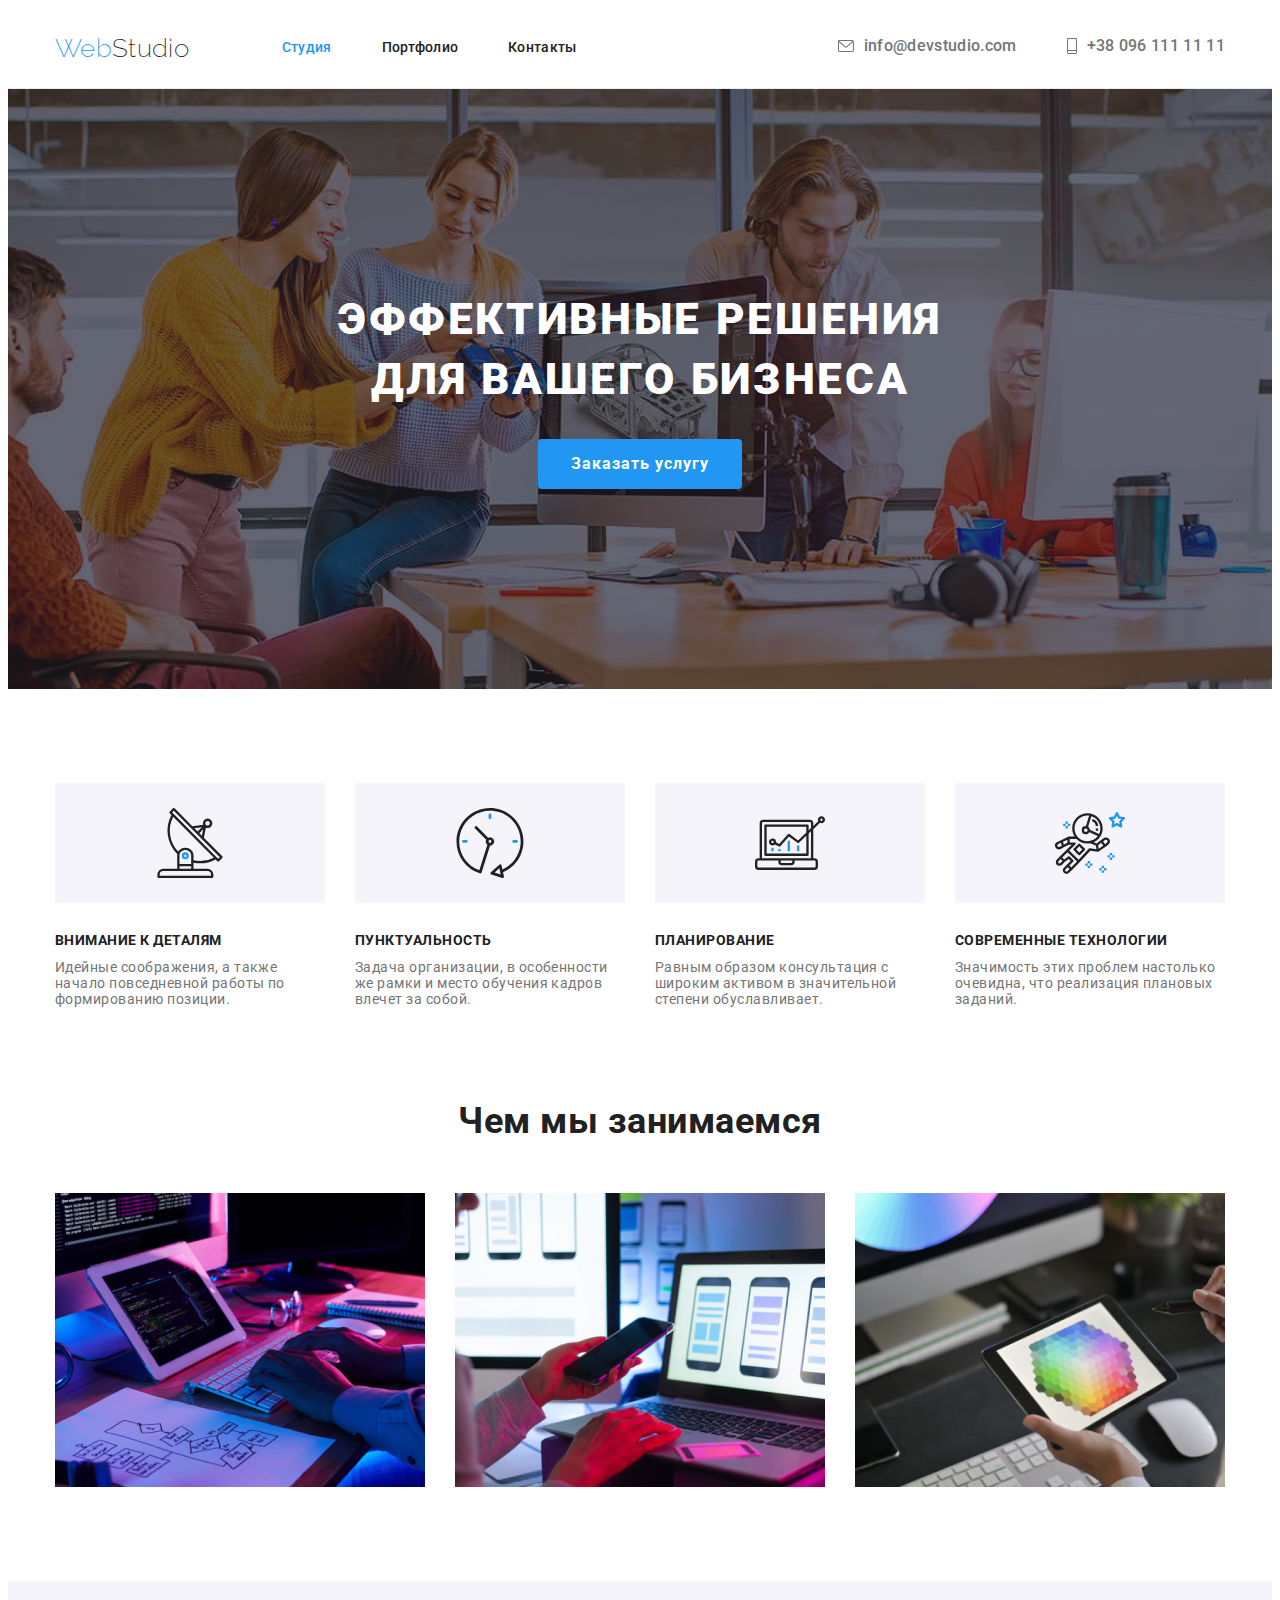
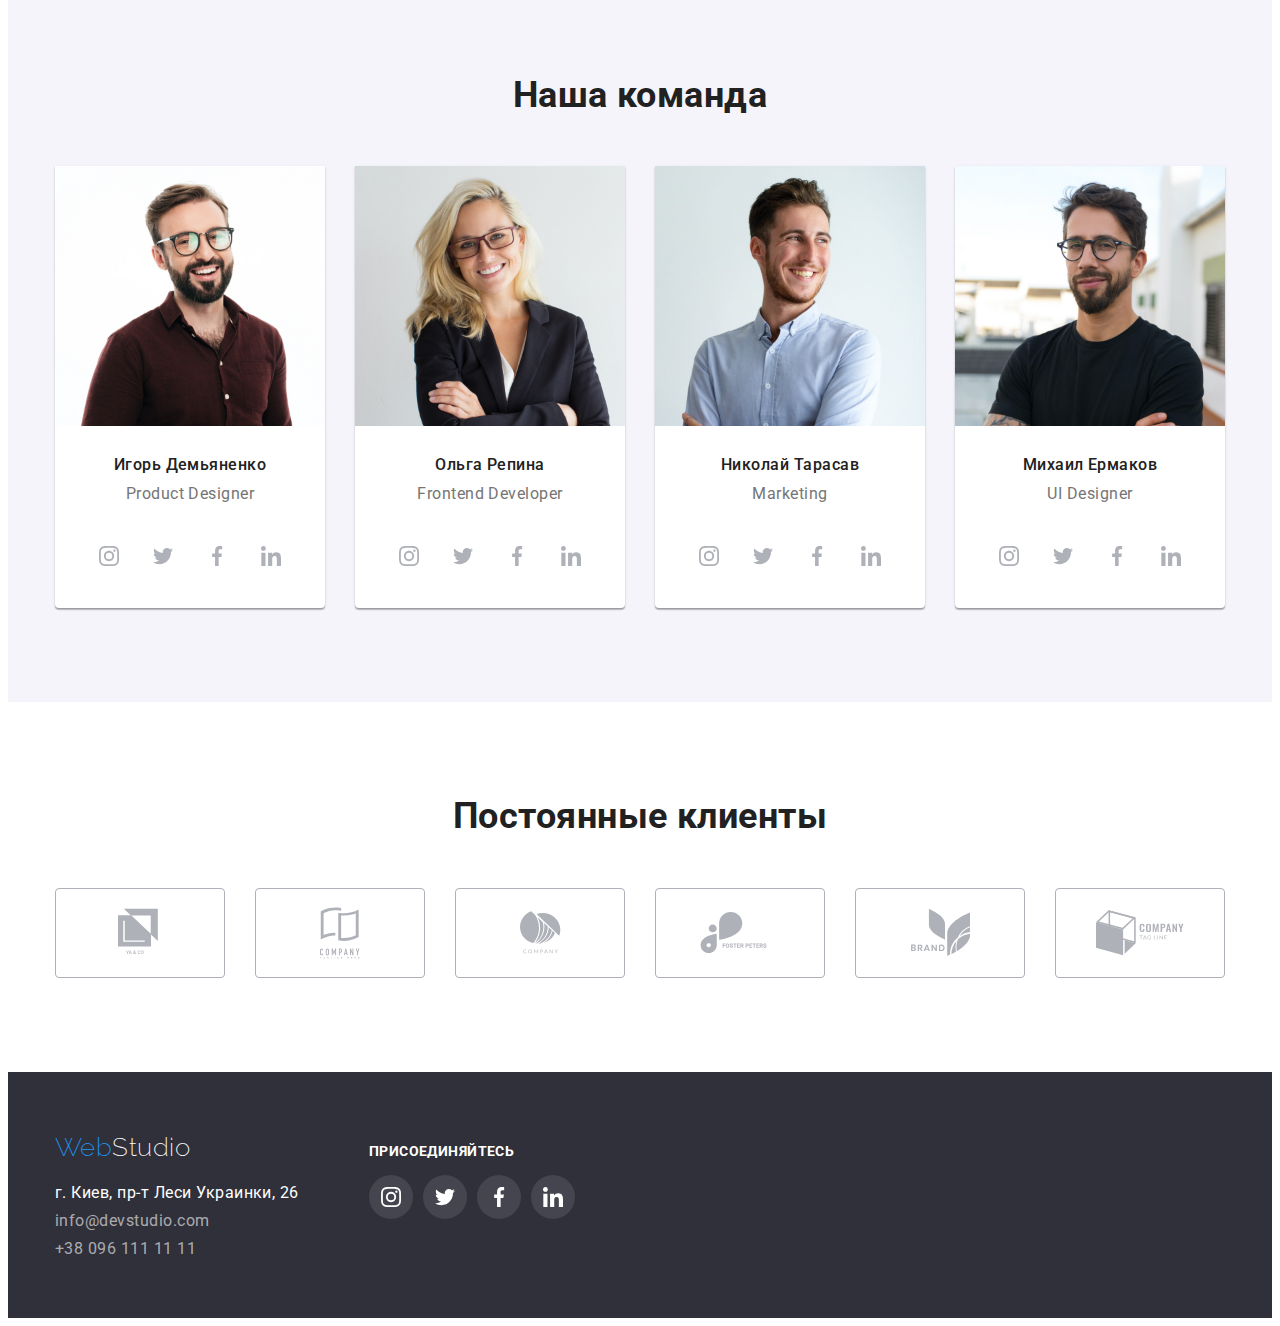
<file: index.html>
<!DOCTYPE html>
<html lang="ru">
<head>
    <meta charset="UTF-8">
    <meta name="viewport" content="width=, initial-scale=1.0">
    <title>Document</title>
    <link href="https://fonts.googleapis.com/css2?family=Raleway:wght@700&family=Roboto:wght@400;500;700;900&display=swap"
        rel="stylesheet">
    <link rel="stylesheet" href="./css/common.css">
    <link rel="stylesheet" href="./css/main.css">
</head>
<body>
    <!-- Шапка страницы-->
    <header class="page-header">
        <div class="container main-nav">
            <nav class="main-nav">
               <a href="./index.html" class="logo"><span class="logo-accent">Web</span>Studio</a>

            <ul class="site-nav list">
               <li class="item"><a href="" class="link current">Студия</a></li>
               <li class="item"><a href="./portfolio.html" class="link">Портфолио</a></li>
               <li class="item"><a href="" class="link">Контакты</a></li>
            </ul>
           </nav>

            <ul class="contact">
                <li class="item">
                    <a href="mailto:info@devstudio.com" class="link cnt">
                    <svg class="mail">
                        <use href="./images/symbol-defs.svg#mail"></use>
                    </svg> info@devstudio.com</a></li>
                <li class="item"><a href="tel:+380961111111" class="link cnt">
                     <svg class="tel">
                        <use href="./images/symbol-defs.svg#tel"></use>
                     </svg> +38 096 111 11 11
                </a></li>
            </ul>
        </div>
    </header>
    <!-- Привествияe-->
    <main> 
   
        <section class="hero"> 
            <h1 class="hero-title">Эффективные решения<br> для вашего бизнеса </h1>
            <a href="" class="button">Заказать услугу</a>
        </section>

    <!-- Преимущества-->
    <section class="section no-padding"> 
        <div class="container">
            <h2 class="section-title-feature">Преимущества</h2>
            
            <ul class="feature-list list">
                <li class="item icon-antenna">
                    <h3 class="title">ВНИМАНИЕ К ДЕТАЛЯМ</h3>
                    <p class="text">Идейные соображения, а также начало повседневной работы по формированию позиции.</p>
                </li>
                <li class="item icon-clock">
                    <h3 class="title">ПУНКТУАЛЬНОСТЬ</h3>
                    <p class="text">Задача организации, в особенности же рамки и место обучения кадров влечет за собой.</p>
                </li>
                <li class="item icon-diagram">
                    <h3 class="title">ПЛАНИРОВАНИЕ</h3>
                    <p class="text">Равным образом консультация с широким активом в значительной степени обуславливает.</p>
                </li>
                <li class="item icon-astronaut">
                    <h3 class="title">СОВРЕМЕННЫЕ ТЕХНОЛОГИИ</h3>
                    <p class="text">Значимость этих проблем настолько очевидна, что реализация плановых заданий.</p>
                </li>
            </ul>
        </div>
    </section>
    <!-- Чем мы занимаемся -->
    <section class="section">
        <div class="container">
            <h2 class="section-title">Чем мы занимаемся</h2>
            <ul class="work-list list">
                <li class="item">
                    <img src="./images/img1.png" alt="Кодируем" width="370">
                </li>
                <li class="item">
                    <img src="./images/img2.png" alt="Смотрим на телефон" width="370">
                </li>
                <li class="item">
                    <img src="./images/img3.png" alt="Рисуем в планшете" width="370">
                </li>
            </ul>
        </div>
    </section>
    <!-- Наша команда-->
    <section class="section background">
        <div class="container">
            <h2 class="section-title">Наша команда</h2>
            <ul class="team-list">
                <li class="team-item">
                    <img class="member" src="./images/igor.jpg" alt="Игорь Демьяненко" width="270">
                    <h3 class="title">Игорь Демьяненко</h3>
                    <p class="text">Product Designer</p>
                    <ul class="social-icon-list">
                        <li class="social-icon-item">
                            <a class="social-icon-link" href="https://www.instagram.com">
                            <svg class="social-icon team-icon">
                                <use href="./images/symbol-defs.svg#instagram"></use>
                            </svg>
                            </a>
                        </li>
                        <li class="social-icon-item">
                            <a class="social-icon-link" href="https://www.twitter.com">
                            <svg class="social-icon team-icon">
                                <use href="./images/symbol-defs.svg#twitter"></use>
                            </svg>
                            </a>
                        </li>
                        <li class="social-icon-item">
                            <a class="social-icon-link" href="https://www.facebook.com">
                            <svg class="social-icon team-icon">
                                <use href="./images/symbol-defs.svg#facebook"></use>
                            </svg></a>
                        </li>
                        <li class="social-icon-item">
                            <a class="social-icon-link" href="https://www.linkedin.com">
                            <svg class="social-icon team-icon">
                                <use href="./images/symbol-defs.svg#linkedin"></use>
                            </svg></a>
                        </li>
                    </ul>
                </li>
                <li class="team-item">
                    <img class="member" src="./images/olga.jpg" alt="Ольга Репина" width="270">
                    <h3 class="title">Ольга Репина</h3>
                    <p class="text">Frontend Developer</p>
                    <ul class="social-icon-list">
                        <li class="social-icon-item">
                            <a class="social-icon-link" href="https://www.instagram.com">
                                <svg class="social-icon team-icon">
                                    <use href="./images/symbol-defs.svg#instagram"></use>
                                </svg>
                            </a>
                        </li>
                        <li class="social-icon-item">
                            <a class="social-icon-link" href="https://www.twitter.com">
                                <svg class="social-icon team-icon">
                                    <use href="./images/symbol-defs.svg#twitter"></use>
                                </svg>
                            </a>
                        </li>
                        <li class="social-icon-item">
                            <a class="social-icon-link" href="https://www.facebook.com">
                                <svg class="social-icon team-icon">
                                    <use href="./images/symbol-defs.svg#facebook"></use>
                                </svg></a>
                        </li>
                        <li class="social-icon-item">
                            <a class="social-icon-link" href="https://www.linkedin.com">
                                <svg class="social-icon team-icon">
                                    <use href="./images/symbol-defs.svg#linkedin"></use>
                                </svg></a>
                        </li>
                    </ul>
                </li>
                <li class="team-item">
                    <img class="member" src="./images/nikolay.jpg" alt="Николай Тарасов" width="270">
                    <h3 class="title">Николай Тарасав</h3>
                    <p class="text">Marketing</p>
                    <ul class="social-icon-list">
                        <li class="social-icon-item">
                            <a class="social-icon-link" href="https://www.instagram.com">
                                <svg class="social-icon team-icon">
                                    <use href="./images/symbol-defs.svg#instagram"></use>
                                </svg>
                            </a>
                        </li>
                        <li class="social-icon-item">
                            <a class="social-icon-link" href="https://www.twitter.com">
                                <svg class="social-icon team-icon">
                                    <use href="./images/symbol-defs.svg#twitter"></use>
                                </svg>
                            </a>
                        </li>
                        <li class="social-icon-item">
                            <a class="social-icon-link" href="https://www.facebook.com">
                                <svg class="social-icon team-icon">
                                    <use href="./images/symbol-defs.svg#facebook"></use>
                                </svg></a>
                        </li>
                        <li class="social-icon-item">
                            <a class="social-icon-link" href="https://www.linkedin.com">
                                <svg class="social-icon team-icon">
                                    <use href="./images/symbol-defs.svg#linkedin"></use>
                                </svg></a>
                        </li>
                    </ul>
                </li>
                <li class="team-item">
                    <img class="member" src="./images/mike.jpg" alt="Михаил Ермаков" width="270">
                    <h3 class="title">Михаил Ермаков</h3>
                    <p class="text">UI Designer</p>
                    <ul class="social-icon-list">
                        <li class="social-icon-item">
                            <a class="social-icon-link" href="https://www.instagram.com">
                                <svg class="social-icon team-icon">
                                    <use href="./images/symbol-defs.svg#instagram"></use>
                                </svg>
                            </a>
                        </li>
                        <li class="social-icon-item">
                            <a class="social-icon-link" href="https://www.twitter.com">
                                <svg class="social-icon team-icon">
                                    <use href="./images/symbol-defs.svg#twitter"></use>
                                </svg>
                            </a>
                        </li>
                        <li class="social-icon-item">
                            <a class="social-icon-link" href="https://www.facebook.com">
                                <svg class="social-icon team-icon">
                                    <use href="./images/symbol-defs.svg#facebook"></use>
                                </svg></a>
                        </li>
                        <li class="social-icon-item">
                            <a class="social-icon-link" href="https://www.linkedin.com">
                                <svg class="social-icon team-icon">
                                    <use href="./images/symbol-defs.svg#linkedin"></use>
                                </svg></a>
                        </li>
                    </ul>
                </li>
            </ul>
        </div>
    </section>
    <!-- Постоянные клиенты -->
    <section class="clients">
        <div class="container">
            <h2 class="section-title">Постоянные клиенты</h2>
            <ul class="clients-list">
                <li class="clients-item">
                    <a class="clients-link" href="">
                        <svg class="client-icon" width="44">
                            <use href="./images/symbol-defs.svg#logo-1"></use>
                        </svg>
                    </a>
                </li>
                <li class="clients-item">
                    <a class="clients-link" href="">
                        <svg class="client-icon" width="40" height="52">
                            <use href="./images/symbol-defs.svg#logo-2"></use>
                        </svg>
                    </a>
                </li>
                <li class="clients-item">
                    <a class="clients-link" href="">
                        <svg class="client-icon" width="41" height="43">
                            <use href="./images/symbol-defs.svg#logo-3"></use>
                        </svg>
                    </a>
                </li>
                <li class="clients-item">
                    <a class="clients-link" href="">
                        <svg class="client-icon" width="80" height="42">
                            <use href="./images/symbol-defs.svg#logo-4"></use>
                        </svg>
                    </a>
                </li>
                <li class="clients-item">
                    <a class="clients-link" href="">
                        <svg class="client-icon" width="59" height="47">
                            <use href="./images/symbol-defs.svg#logo-5"></use>
                        </svg>
                    </a>
                </li>
                <li class="clients-item">
                    <a class="clients-link" href="">
                        <svg class="client-icon" width="88">
                            <use href="./images/symbol-defs.svg#logo-6"></use>
                        </svg>
                    </a>
                </li>
            </ul>
        </div>
    </section>
    </main>
    <!-- Подвол страницы-->
     <footer class="footer">
        <div class="container flexbox">
                  <div class="footer-adress">
                 <a href="./index.html" class="logo"><span class="logo-accent">Web</span><span
                    class="logo-accent secondary">Studio</span></a>

                <address class="block-address">
                  <p class="address">г. Киев, пр-т Леси Украинки, 26</p>
                  <ul class="contact-footer list">
                    <li class="item-email"><a href="mailto:info@devstudio.com" class="link">info@devstudio.com</a></li>
                    <li class="item-phone"><a href="tel:+380961111111" class="link">+38 096 111 11 11</a></li>
                  </ul>
                </address>
               </div>
               <div class="footer-join">
                 <h3 class="footer-title">Присоединяйтесь</h3>
                <ul class="footer-social-icon">
                    <li class="social-icon-item">
                        <a class="social-icon-link" href="https://www.instagram.com">
                            <svg class="social-icon team-icon">
                                <use href="./images/symbol-defs.svg#instagram"></use>
                            </svg>
                        </a>
                    </li>
                    <li class="social-icon-item">
                        <a class="social-icon-link" href="https://www.twitter.com">
                            <svg class="social-icon team-icon">
                                <use href="./images/symbol-defs.svg#twitter"></use>
                            </svg>
                        </a>
                    </li>
                    <li class="social-icon-item">
                        <a class="social-icon-link" href="https://www.facebook.com">
                            <svg class="social-icon team-icon">
                                <use href="./images/symbol-defs.svg#facebook"></use>
                            </svg></a>
                    </li>
                    <li class="social-icon-item">
                        <a class="social-icon-link" href="https://www.linkedin.com">
                            <svg class="social-icon team-icon">
                                <use href="./images/symbol-defs.svg#linkedin"></use>
                            </svg></a>
                    </li>
                </ul>
                </div>
                </div>
     </footer> 

     
</body>
</html>
</file>
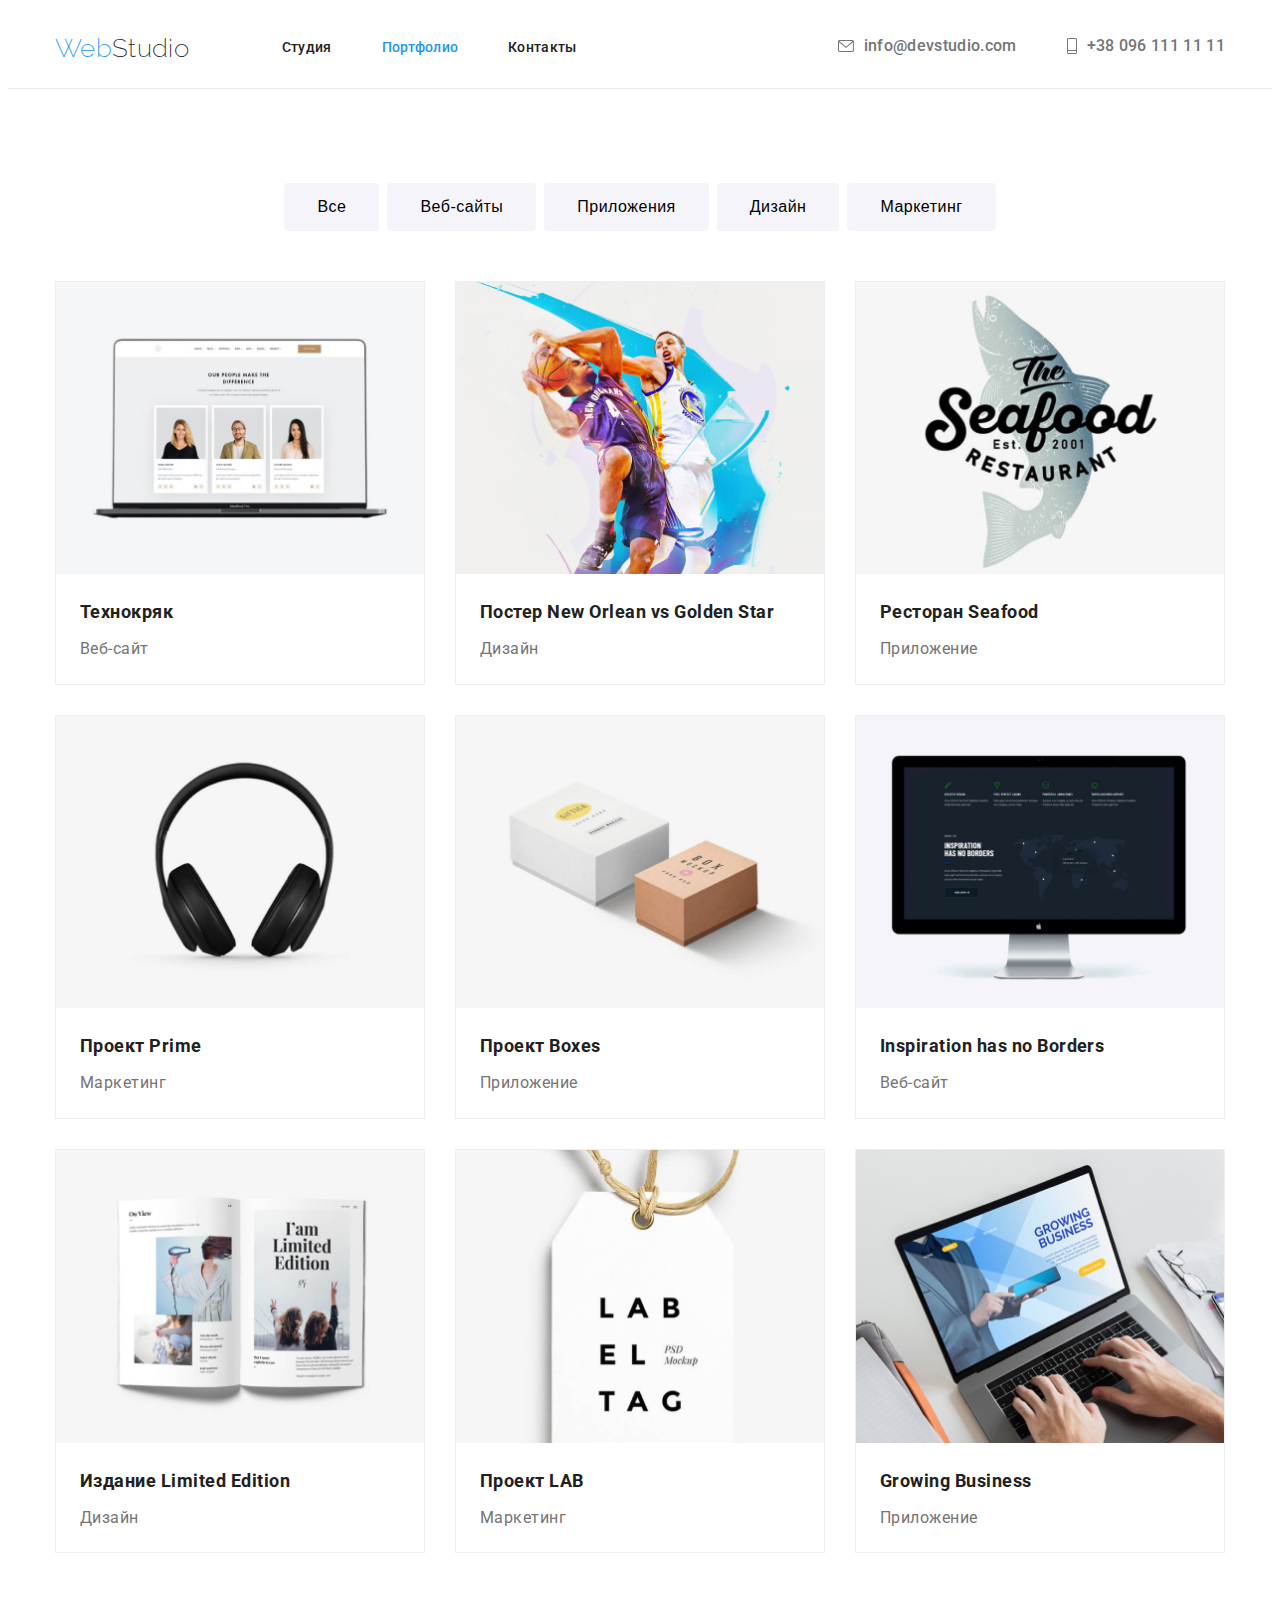
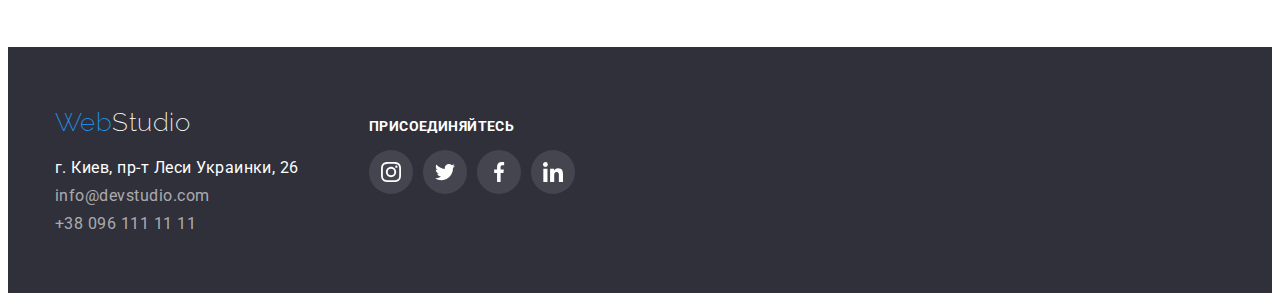
<file: portfolio.html>
<!DOCTYPE html>
<html lang="ru">
<head>
    <meta charset="UTF-8">
    <meta name="viewport" content="width=device-width, initial-scale=1.0">
    <title>Document</title>
    <link href="https://fonts.googleapis.com/css2?family=Raleway:wght@700&family=Roboto:wght@400;500;700;900&display=swap"
                rel="stylesheet">
    <link rel="stylesheet" href="./css/common.css">
    <link rel="stylesheet" href="./css/portfolio.css">
</head>
<body>
<!-- Шапка страницы-->
<header class="page-header">
    <div class="container main-nav">
        <nav class="main-nav">
            <a href="./index.html" class="logo"><span class="logo-accent">Web</span>Studio</a>

            <ul class="site-nav list">
                <li class="item"><a href="./index.html" class="link">Студия</a></li>
                <li class="item"><a href="" class="link current">Портфолио</a></li>
                <li class="item"><a href="" class="link">Контакты</a></li>
            </ul>
        </nav>

        <ul class="contact list">
            <li class="item"><a href="mailto:info@devstudio.com" class="link">
                    <svg class="mail">
                        <use href="./images/symbol-defs.svg#mail"></use>
                    </svg> info@devstudio.com</a></li>
            <li class="item"><a href="tel:+380961111111" class="link">
                    <svg class="tel">
                        <use href="./images/symbol-defs.svg#tel"></use>
                    </svg> +38 096 111 11 11
                </a></li>
        </ul>
    </div>
</header>
    <!-- Портфолио -->
    <main>
    <div class="main-container">
       <section> 
            <!-- <div class="button"> -->
                <h1 class="flex-title">Портфолио</h1>
                <ul class="button-list">
                   <li class="button-item">
                    <button class="button">Все</button>
                   </li> 
                    <li class="button-item">
                        <button class="button">Веб-сайты</button>
                    </li>
                    <li class="button-item">
                        <button class="button">Приложения</button>
                    </li>
                    <li class="button-item">
                        <button class="button">Дизайн</button>
                    </li>
                    <li class="button-item">
                        <button class="button">Маркетинг</button>
                    </li>
                </ul>
            <!-- </div> -->
            <div class="flex-container">
                <ul class="flex-list">
                    <li class="flex-element">
                        <a href="" class="flex-link">
                            <div class="portfolio-position">
                                <img class="flex-image" src="./images-portfolio/img-3.jpg" alt="вид веб-сайта">
                               <!-- <div class="portfolio-overlay">
                                   <p class="description">Технокряк это современная площадка распространения коронавируса. Компании используют эту
                                     платформу для цифрового
                                     шпионажа и атак на защищённые сервера конкурентов.</p>
                               </div>  -->
                            </div>
                            <div class="content">
                                <h2 class="title">Технокряк</h2>
                                <p class="text">Веб-сайт</p>
                            </div>
                        </a>
                    </li>
                    <li class="flex-element">
                        <a href="" class="flex-link">
                            <div class="portfolio-position">
                                <img src="./images-portfolio/img-4.jpg" alt="баскетболысти">
                                <!-- <div class="portfolio-overlay">
                                    <p class="description">Технокряк это современная площадка распространения коронавируса. Компании используют эту
                                        платформу для цифрового
                                        шпионажа и атак на защищённые сервера конкурентов.</p>
                                </div> -->
                            </div>
                            <div class="content">
                                <h2 class="title">Постер New Orlean vs Golden Star</h2>
                                <p class="text">Дизайн</p>
                            </div>
                        </a>
                    </li>
                    <li class="flex-element">
                        <a href="" class="flex-link">
                            <img src="./images-portfolio/img-5.jpg" alt="лого ресторана">
                            <div class="content">
                                <h2 class="title">Ресторан Seafood</h2>
                                <p class="text">Приложение</p>
                            </div>
                        </a>
                    </li>
                    <li class="flex-element">
                        <a href="" class="flex-link">
                            <img src="./images-portfolio/img-6.jpg" alt="навушники">
                           <div class="content">
                                <h2 class="title">Проект Prime</h2>
                                <p class="text">Маркетинг</p>
                           </div>
                        </a>
                    </li>
                    <li class="flex-element">
                        <a href="" class="flex-link"><img src="./images-portfolio/img-7.jpg" alt="ящики">
                            <div class="content">
                                <h2 class="title">Проект Boxes</h2>
                                <p class="text">Приложение</p>
                            </div>
                        </a>
                    </li>
                    <li class="flex-element">
                        <a href="" class="flex-link"><img src="./images-portfolio/img-8.jpg" alt="вид ПК">
                            <div class="content">
                                <h2 class="title">Inspiration has no Borders</h2>
                                <p class="text">Веб-сайт</p>
                            </div>
                        </a>
                    </li>
                    <li class="flex-element">
                        <a href="" class="flex-link">
                            <img src="./images-portfolio/img-9.jpg" alt="журнал">
                            <div class="content">
                                <h2 class="title">Издание Limited Edition</h2>
                                <p class="text">Дизайн</p>
                            </div>
                        </a>
                    </li>
                    <li class="flex-element">
                        <a href="" class="flex-link">
                            <img src="./images-portfolio/img-10.jpg" alt="метка">
                            <div class="content"> 
                                <h2 class="title">Проект LAB</h2>
                                <p class="text">Маркетинг</p>
                            </div>
                        </a>
                    </li>
                    <li class="flex-element">
                        <a href="" class="flex-link">
                            <img src="./images-portfolio/img-11.jpg" alt="вид веб-сайта">
                            <div class="content"> 
                                <h2 class="title">Growing Business</h2>
                                <p class="text">Приложение</p>
                            </div>
                        </a>
                    </li>
                </ul>
            </div>
            </section>
        </div>
    </main>
    <!-- Подвол страницы-->
    <footer class="footer">
        <div class="container flexbox">
            <div class="footer-adress">
                <a href="./index.html" class="logo"><span class="logo-accent">Web</span><span
                        class="logo-accent secondary">Studio</span></a>
    
                <address class="block-address">
                    <p class="address">г. Киев, пр-т Леси Украинки, 26</p>
                    <ul class="contact-footer list">
                        <li class="item-email"><a href="mailto:info@devstudio.com" class="link">info@devstudio.com</a></li>
                        <li class="item-phone"><a href="tel:+380961111111" class="link">+38 096 111 11 11</a></li>
                    </ul>
                </address>
            </div>
            <div class="footer-join">
                <h3 class="footer-title">Присоединяйтесь</h3>
                <ul class="footer-social-icon">
                    <li class="social-icon-item">
                        <a class="social-icon-link" href="https://www.instagram.com">
                            <svg class="social-icon team-icon">
                                <use href="./images/symbol-defs.svg#instagram"></use>
                            </svg>
                        </a>
                    </li>
                    <li class="social-icon-item">
                        <a class="social-icon-link" href="https://www.twitter.com">
                            <svg class="social-icon team-icon">
                                <use href="./images/symbol-defs.svg#twitter"></use>
                            </svg>
                        </a>
                    </li>
                    <li class="social-icon-item">
                        <a class="social-icon-link" href="https://www.facebook.com">
                            <svg class="social-icon team-icon">
                                <use href="./images/symbol-defs.svg#facebook"></use>
                            </svg></a>
                    </li>
                    <li class="social-icon-item">
                        <a class="social-icon-link" href="https://www.linkedin.com">
                            <svg class="social-icon team-icon">
                                <use href="./images/symbol-defs.svg#linkedin"></use>
                            </svg></a>
                    </li>
                </ul>
            </div>
        </div>
    </footer>


</body>
</html>
</file>
<file: css/common.css>
/* цвет основого текста #757575 */
    /* заголовок #212121*/
    /* вторичный цвет текста rgba(255, 255, 255, 0.6)*/
    /* акцент #2196F3 */
    /* белый #FFFFFF /*
    /* background #2F303A (black) ,#E5E5E5 (white), #F5F4FA (blue) */

:root {
    --primery-text-color: #757575;
    --title-text-color: #212121;
    --accent-color: #2196F3;
    --primery-white-color: #FFFFFF;
    --secondary-text-color: rgba(255, 255, 255, 0.6);
    --footer-background-color: #2F303A;
    --footer-background-icon: rgba(255, 255, 255, 0.1);
    /* var */
}

body {
    background-color: var(--primery-white-color);
    font-family: Roboto, sans-serif;
    letter-spacing: 0.03em;
   }

ul {
    list-style: none;
}

li {
    display: list-item;
}

.container {
    margin-left: auto;
    margin-right: auto;
    padding-left: 15px;
    padding-right: 15px;
    width: 1170px;
}

.list {
    list-style: none;
    padding: 0;
    margin: 0;
}
/* Site header */

.page-header {
    background-color: var(--primery-white-color);
    font-weight: 500;
    line-height: 1.14;
    letter-spacing: 0.02em;
    border-bottom: 1px solid #ececec;

}

.page-header .logo {
    color: var(--title-text-color);
    font-family: Raleway, sans-serif;
    font-weight: 200;
    font-size: 26px;
    line-height: 1.19;
    text-decoration: none;
}

.page-header .logo-accent {
    color: var(--accent-color);
}
/* Main nav */
.main-nav {
    display: flex;
    align-items: center;
    margin-left: 0;
}

/* Site nav */
.site-nav {
    display: flex;
    margin-left: 93px;
    padding-top: 32px;
    padding-bottom: 32px;
}


.site-nav .item + .item {
    margin-left: 50px;
}
/* .site-nav .item:not(:last-child){
    margin-right: 40px;
} */

.site-nav .link{
    display: block;
    color: var(--title-text-color);
    font-weight: 500;
    font-size: 14px;
    line-height: 1.14;
    letter-spacing: 0.02em;
    text-decoration: none;
}

.site-nav .link:hover,
.site-nav .link:focus{
    color: var(--accent-color);
}

.site-nav .link.current{
    color: var(--accent-color);
}
/* Social-links */

.social-icon-list {
    display: flex;
    justify-content: center;
    align-items: center;
    margin-bottom: 30px;
    padding: 0;
}

.social-icon-link {
    display: flex;
    justify-content: center;
    align-items: center;
    width: 44px;
    height: 44px;
    border-radius: 50%;
    color: #afb1b8;
}

.social-icon-item:not(:last-child) {
    margin-right: 10px;
}

.social-icon {
    width: 20px;
    height: 20px;
}
.team-icon {
    fill: currentColor;
}
.social-icon-link:hover {
   background-color: var(--accent-color);
}

.social-icon-link:hover .team-icon,
.social-icon-link:focus .team-icon {
    fill: var(--primery-white-color);
}

/* Contact */

.contact {
    display: flex;
    margin-left: auto;
}
.contact .item + .item {
    margin-left: 50px;
}

.contact .link{
    display: inline-flex;
    align-items: center;
    color: var(--primery-text-color);
    text-decoration: none;

}

.contact .link:hover ,
.contact .link:focus {
    color: var(--accent-color);
}


/*  Иконки */
.mail {
    margin-right: 10px;
    width: 16px;
    height: 12px;
    fill: var(--primery-text-color);
}

.tel {
    margin-right: 10px;
    width: 10px;
    height: 16px;
    fill: var(--primery-text-color);
}

/* Footer */
.footer{
    background-color: var(--footer-background-color);
    padding-top: 60px;
    padding-bottom: 60px;
}

.flexbox {
    display: flex;
    align-items: baseline;
}
.footer-address {
   display: inline-block;
   max-width: 270px;
}

.footer .logo {
    margin-bottom: 20px;
    color: var(--title-text-color);
    font-family: Raleway, sans-serif;
    font-weight: 200;
    font-size: 26px;
    line-height: 1.19;
    text-decoration: none;
}

.footer .logo-accent {
    color: var(--accent-color);
}

.footer .link {
    color: var(--secondary-text-color);
    text-decoration: none;
}

.footer .secondary {
    color: #FFFFFF;
}

.footer-join {
    /* display: inline-block;
    flex-wrap: wrap;
    max-width: 270px; */
    margin-left: 70px;
}

.footer-title {
     margin-top: 0;
     margin-bottom: 0px;
     font-family: Roboto;
    font-style: normal;
    font-weight: bold;
    font-size: 14px;
    line-height: 16px;
    letter-spacing: 0.03em;
    text-transform: uppercase;
    color: var(--primery-white-color);
}

.footer-social-icon {
    display: flex;
    justify-content: center;
    align-items: center;
    padding: 0;
    margin-bottom: 0;
}

.footer-join .social-icon-link {
    color: var(--primery-white-color);
    background-color: var(--footer-background-icon);
}

.footer-join.social-icon-link:hover
.footer-join.social-icon-link:focus {
    background-color: var(--accent-color);
}

/* Address */

.block-address {
    margin-top: 20px;
    font-style: normal;
}

.block-address .link{
    display: inline-block;
} 

.address .link {
    font-style: normal;
    font-weight: normal;
    font-size: 14px;
    line-height: 1.71;
}
.address {
    margin: 0;
    color: var(--primery-white-color);
}


/*  Contact */
.contact-footer {
    margin-top: 9px;
}

.contact-footer .link:hover,
.contact-footer .link:focus{
    color: var(--accent-color);
}

.item-phone {
    margin-top: 9px;
}
</file>
<file: css/main.css>
:root {
    --primery-text-color: #757575;
    --title-text-color: #212121;
    --accent-color: #2196F3;
    --primery-white-color: #FFFFFF;
    --secondary-text-color: rgba(255, 255, 255, 0.6);
    --background-color: #2F303A;
    --background-color-icon: #F5F4FA;
    --background-hero: rgba(47, 48, 58, 0.4);
    --icon-color: var(#afb1b8);

    /* var */
}

*,
*::before,
*::after {
  box-sizing: border-box;
}

body {
    background: #fff;
    color: #2a2a2a;
}
/* цвет основого текста #757575 */
/* заголовок #212121*/
/* вторичный цвет текста rgba(255, 255, 255, 0.6)*/
/* акцент #2196F3 */
/* белый #FFFFFF /*
/* background #2F303A (black) ,#E5E5E5 (white), #F5F4FA (blue) */

/* ul {
    list-style: none;
} */

img {
    display: block;
    max-width: 100%;
    height: auto;
}
/* 
.list {
    padding: 0;
    margin: 0;
    list-style: none;
} */

/* Section */
.section {
    padding-top: 94px;
    padding-bottom: 94px;
    /* background-color: tomato; */
}
.section.no-padding {
    padding-top: 94px;
    padding-bottom: 0;
}

.container {
    margin-left: auto;
    margin-right: auto;
    padding-left: 15px;
    padding-right: 15px;
    width: 1200px;
}

.section-title {
    margin-top: 0;
    margin-bottom: 50px;

    color: var(--title-text-color);
    font-weight: bold;
    font-size: 36px;
    line-height: 1.16;
    text-align: center;
    /* background-color: tomato; */
}



/* Hero */
.hero {
    text-align: center;
    display: flex;
    flex-direction: column;
    align-items: center;
    justify-content: center;
    max-width: 1600px;
    height: 600px;
    margin-left: auto;
    margin-right: auto;
    background-color: var(--background-hero);
    background-image: linear-gradient(
    to right,
    rgba(47, 48, 58, 0.4),
    rgba(47, 48, 58, 0.4)
    ),
    url('../images/header.jpg');
    background-repeat: no-repeat;
    background-size: cover;
    background-position: center;
}

.hero-title {

    margin-top: 0;
    margin-bottom: 30px;

    color: var(--primery-white-color);
    font-weight: 900;
    font-size: 44px;
    letter-spacing: 0.06em;
    line-height: 60px;
    text-transform: uppercase;
}
/* Button */ 

.button {
    color: var(--primery-white-color);
background-color: var(--accent-color);
font-weight: 700;
font-size: 16px;
line-height: 1.8;
text-align: center;
letter-spacing: 0.06em;
text-decoration: none;
border-radius: 4px;
padding: 10px 32px;
min-width: 200;
border: 1px solid transparent;
}

/* Features */
.feature-list {
    display: flex;
    flex-wrap: wrap;
}

.section-title-feature {
    display: none;
}
.feature-list .item {
    width: calc((100% - 30px * 3)/4);
    margin-right: 30px;
    
}

.feature-list .item:nth-child(4n) {
    margin-right: 0;
}

.feature-list .item::before {
    display: block;
    content: "";
    margin-bottom: 30px;
    height: 120px;
    background-color: var(--background-color-icon);
    background-size: 70px;
    background-repeat: no-repeat;
    background-position: center;
}

.icon-antenna::before {
    background-image: url(../images/antenna.svg);
}

.icon-clock::before {
    background-image: url(../images/clock.svg);
}

.icon-diagram::before {
    background-image: url(../images/diagram.svg);
}

.icon-astronaut::before {
    background-image: url(../images/astronaut.svg);
}

.feature-list .title {
    margin-top: 0;
    margin-bottom: 10px;

    color: var(--title-text-color);

    font-weight: bold;
    font-size: 14px;
    line-height: 1.14;
 }

.feature-list .text {
    margin-top: 0;
    margin-bottom: 0;

    color: var(--primery-text-color);

    font-weight: normal;
    font-size: 14px;
    line-height: 1,71;
}

/* Work list */

.work-list {
    display: flex;
    flex-wrap: wrap;
}

.work-list .item {
    width: calc((100% - 30px * 2)/3);
    margin-right: 30px;
}

.work-list .item:nth-child(3n) {
    margin-right: 0;
}


/* Team */
.team-list {
    display: flex;
    flex-wrap: wrap;
    margin-top: 0;
    margin-bottom: 0;
    padding-left: 0;
}

.team-item {
    width: calc((100% - 30px * 3)/4);
    margin-right: 30px;
    background-color: var(--primery-white-color);
    text-align: center;
    box-shadow: 0px 1px 3px rgba(0, 0, 0, 0.12), 0px 1px 1px rgba(0, 0, 0, 0.14), 0px 2px 1px rgba(0, 0, 0, 0.2);
    border-radius: 0px 0px 4px 4px;;
}

.team-item:nth-child(4n) {
    margin-right: 0;
}

.team-list .member {
     margin-bottom: 30px;
}
.team-list .title {
    margin-bottom: 10px;

    color: var(--title-text-color);

    font-weight: 500;
    font-size: 16px;
    line-height: 1.18;
}

.team-list .text {
    margin-top: 0;
    margin-bottom: 30px;

    color: var(--primery-text-color);

    font-weight: normal;
    font-size: 16px;
    line-height: 1.18;
}

.background {
    background-color: #F5F4FA;
}

/* Social-links */

.social-icon-list {
    display: flex;
    justify-content: center;
    align-items: center;
    padding: 0;
    margin-bottom: 30px;
}

.social-icon-link {
    display: flex;
    justify-content: center;
    align-items: center;
    width: 44px;
    height: 44px;
    border-radius: 50%;
    color: #afb1b8;
}

.social-icon-item:not(:last-child) {
    margin-right: 10px;
}

.social-icon {
    width: 20px;
    height: 20px;
}
.team-icon {
    fill: currentColor;
}
.social-icon-link:hover {
   background-color: var(--accent-color);
}

.social-icon-link:hover .team-icon,
.social-icon-link:focus .team-icon {
    fill: var(--primery-white-color);
}



/* Customers */

.clients {
    padding-top: 94px;
    padding-bottom: 94px;
}

.clients-list {
    display: flex;
    justify-content: center;
    align-items: center;
    padding: 0;
    margin: 0;

}

.clients-item {
    margin-right: 30px;
}

.clients-item:last-child {
    margin-right: 0;
}

.clients-link {
    display: flex;
    justify-content: center;
    align-items: center;
    width: 170px;
    height: 90px;
    border: 1px solid #afb1b8;
    border-radius: 4px;
    color: #afb1b8;
    
    
}
.clients-link:hover,
.clients-link:focus {
   color: var(--accent-color);
   border: 1px solid var(--accent-color);
}

.client-icon {
    fill: currentColor;
}
</file>
<file: css/portfolio.css>
/* цвет основого текста #757575 */
/* заголовок #212121*/
/* вторичный цвет текста rgba(255, 255, 255, 0.6)*/
/* акцент #2196F3 */
/* белый #FFFFFF /*
/* background #2F303A (black) ,#E5E5E5 (white), #F5F4FA (blue) */

:root {
    --primery-text-color: #757575;
    --title-text-color: #212121;
    --accent-color: #2196F3;
    --primery-white-color: #FFFFFF;
    --secondary-text-color: rgba(255, 255, 255, 0.6);
    --background-color: #2F303A;
    --background-color-button: #F5F4FA;

    /* var */
}

body {
    background-color: var(--primery-white-color);
    font-family: Roboto, sans-serif;
    letter-spacing: 0.03em;
   }

ul {
    list-style: none; 
 }

img {
   display: block;
   width: 100%;
   height: auto;
}


.container, 
.main-container {
    margin-left: auto;
    margin-right: auto;
    padding-left: 15px;
    padding-right: 15px;
    width: 1170px;
 }

/* Портфолио */
.flex-title {
   display: none;
}
 .flex-container {
   display: flex;
   flex-wrap: wrap;
   padding-bottom: 94px;
 }

 .flex-list {
    padding-left: 0;
 }
 .flex-element {
   margin-right: 30px;
   margin-bottom: 30px;
   width: calc((100% - 30px * 2) / 3);
  /* outline: 2px solid tomato; */
 }

 .flex-element:nth-child(3n){
   margin-right: 0;
 }

 .flex-element:nth-last-child(-n + 3) {
   margin-bottom: 0;
 }
/* Button */

.button-list {
   display: flex;
   justify-content: center;
   margin-bottom: 50px;
   margin-top: 94px;
   padding-left: 0;
   
}
.button {
   padding: 10px 32px;
   background-color: #F5F4FA;
   border-radius: 4px;
   border: 1px solid transparent;
   font-weight: 500;
   font-size: 16px;
   line-height: 1.6;
   text-align: center;
   letter-spacing: 0.03em;
   cursor: pointer;
   
}
.button:hover,
.button:focus {
   color: var(--primery-white-color);
   background-color: var(--accent-color);
}

.button-item {
   margin-right: 8px;
   
}

.button-item:nth-child(5n) {
   margin-right: 0;
}

/* Список */
.flex-image {
   display: block;
}
.flex-link {
   display: block;
   text-decoration: none;
   border: 1px solid #eeeeee;
}
.flex-link:hover {
   box-shadow: 0px 1px 1px rgba(0, 0, 0, 0.12), 0px 4px 4px rgba(0, 0, 0, 0.06),
    1px 4px 6px rgba(0, 0, 0, 0.16);
}

.flex-list {
   display: flex;
   flex-wrap: wrap;
   margin-bottom: 0;
   margin-top: 0;
}

/* .portfolio-position {
   position: relative;
   overflow: hidden;  
}

.portfolio-overlay {
position: absolute;
top: 0;
left: 0;
width: 100%;
height: 100%;
background-color: rgba(33, 150, 243, 0.9);
transform: translateY(100%);
transition: transform 250ms cubic-bezier(0.4, 0, 0.2, 1), opacity 250ms cubic-bezier(0.4, 0, 0.2, 1) 250ms;
opacity: 0;
}

.description {
   position: absolute;
width: 322px;
height: 168px;
top: 50%;
left: 50%;
transform: translate(-50%, -50%);
margin: 0;
color: var(--primery-white-color);
font-weight: 400;
font-size: 18px;
line-height: 1.55;
opacity: 0;
}

.flex-element:hover  .description,
.flex-element:focus .description{
   opacity: 1;
}

.flex-element:hover .portfolio-overlay {
   transform: translateY(0);
  opacity: 1;
  transition: transform 250ms cubic-bezier(0.4, 0, 0.2, 1);
} */
/* Елементи */

.flex-element .content {
   background: #FFFFFF;
   padding-top: 20px;
   padding-bottom: 20px;
   padding-left: 24px;
   padding-right: 24px;
}


.flex-element .title {
    margin-top: 0;
    margin-bottom: 4px;
    color: var(--title-text-color);
    font-weight: bold;
    font-size: 18px;
    line-height: 2; 
 }

.flex-element .text {
   margin-top: 0;
   margin-bottom: 0;
   color: var(--primery-text-color);
   font-weight: normal;
   font-size: 16px;
   line-height: 1.87;
 }
</file>
